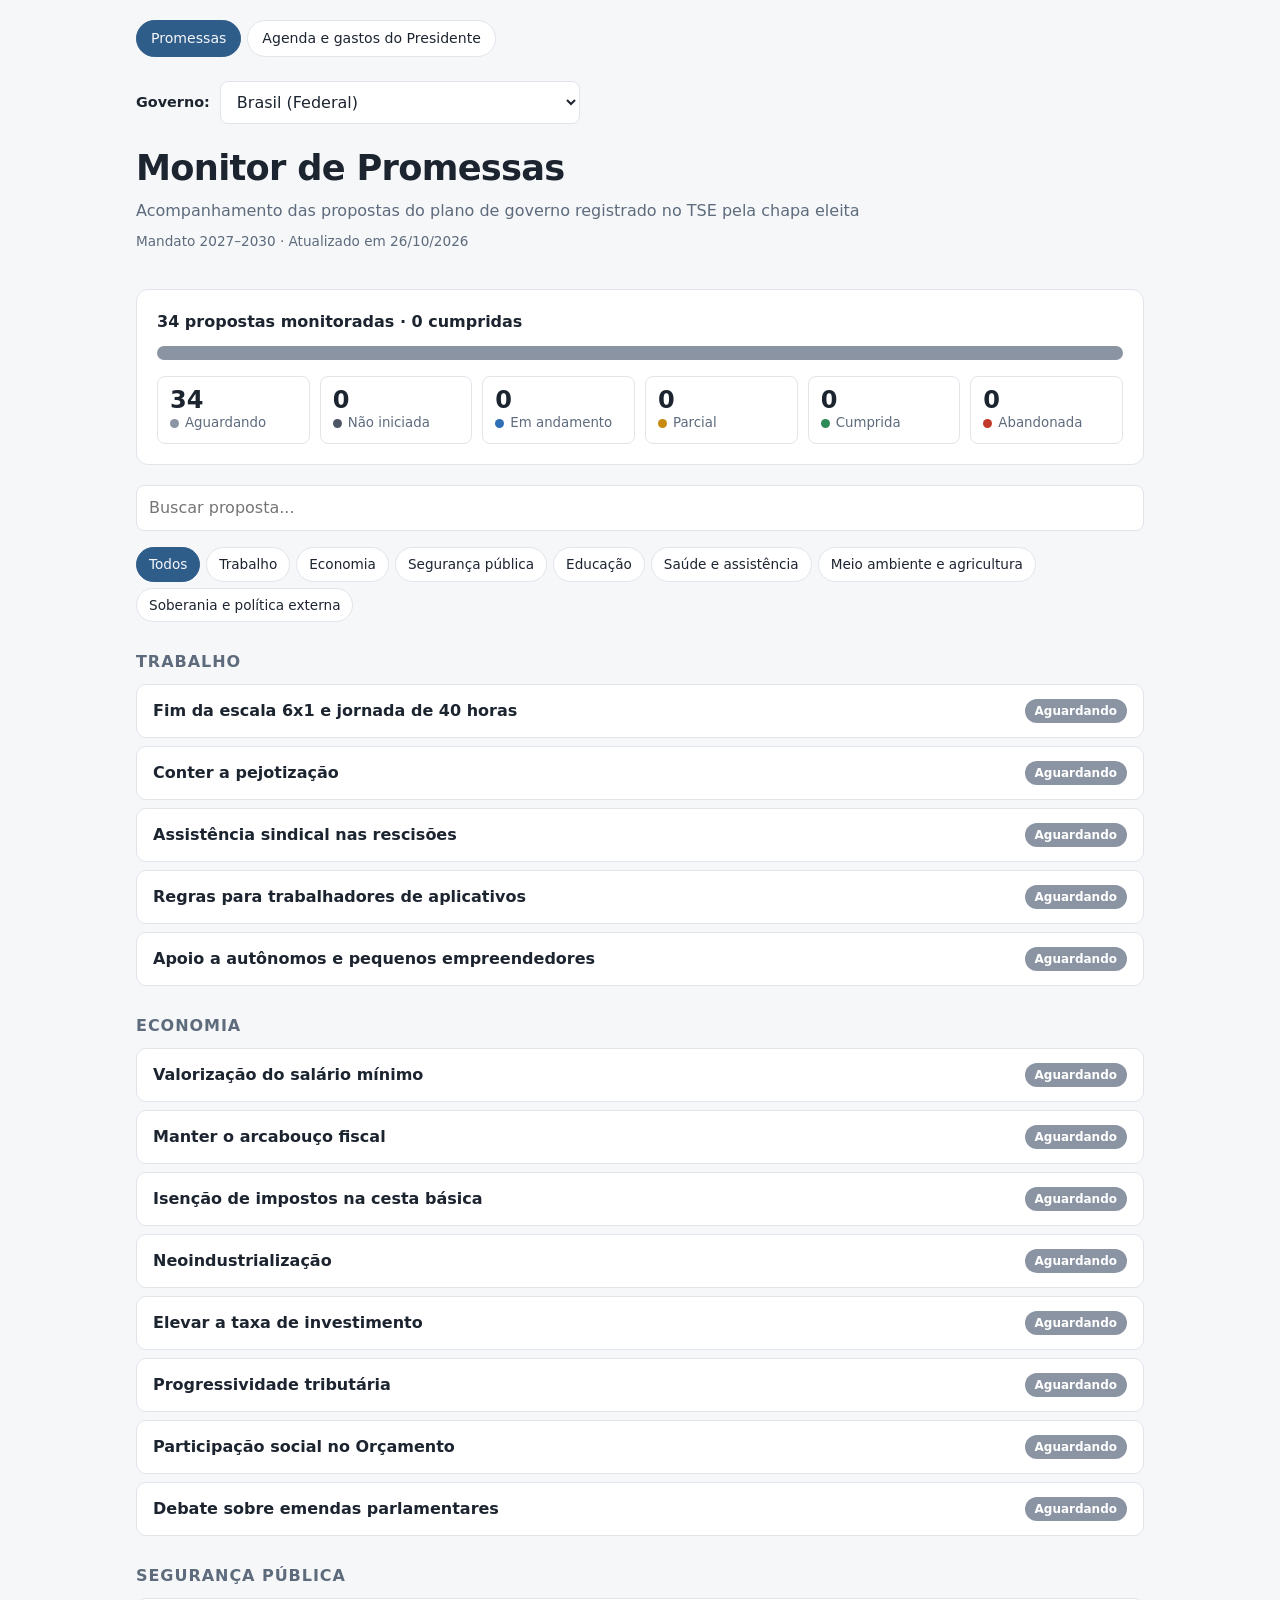
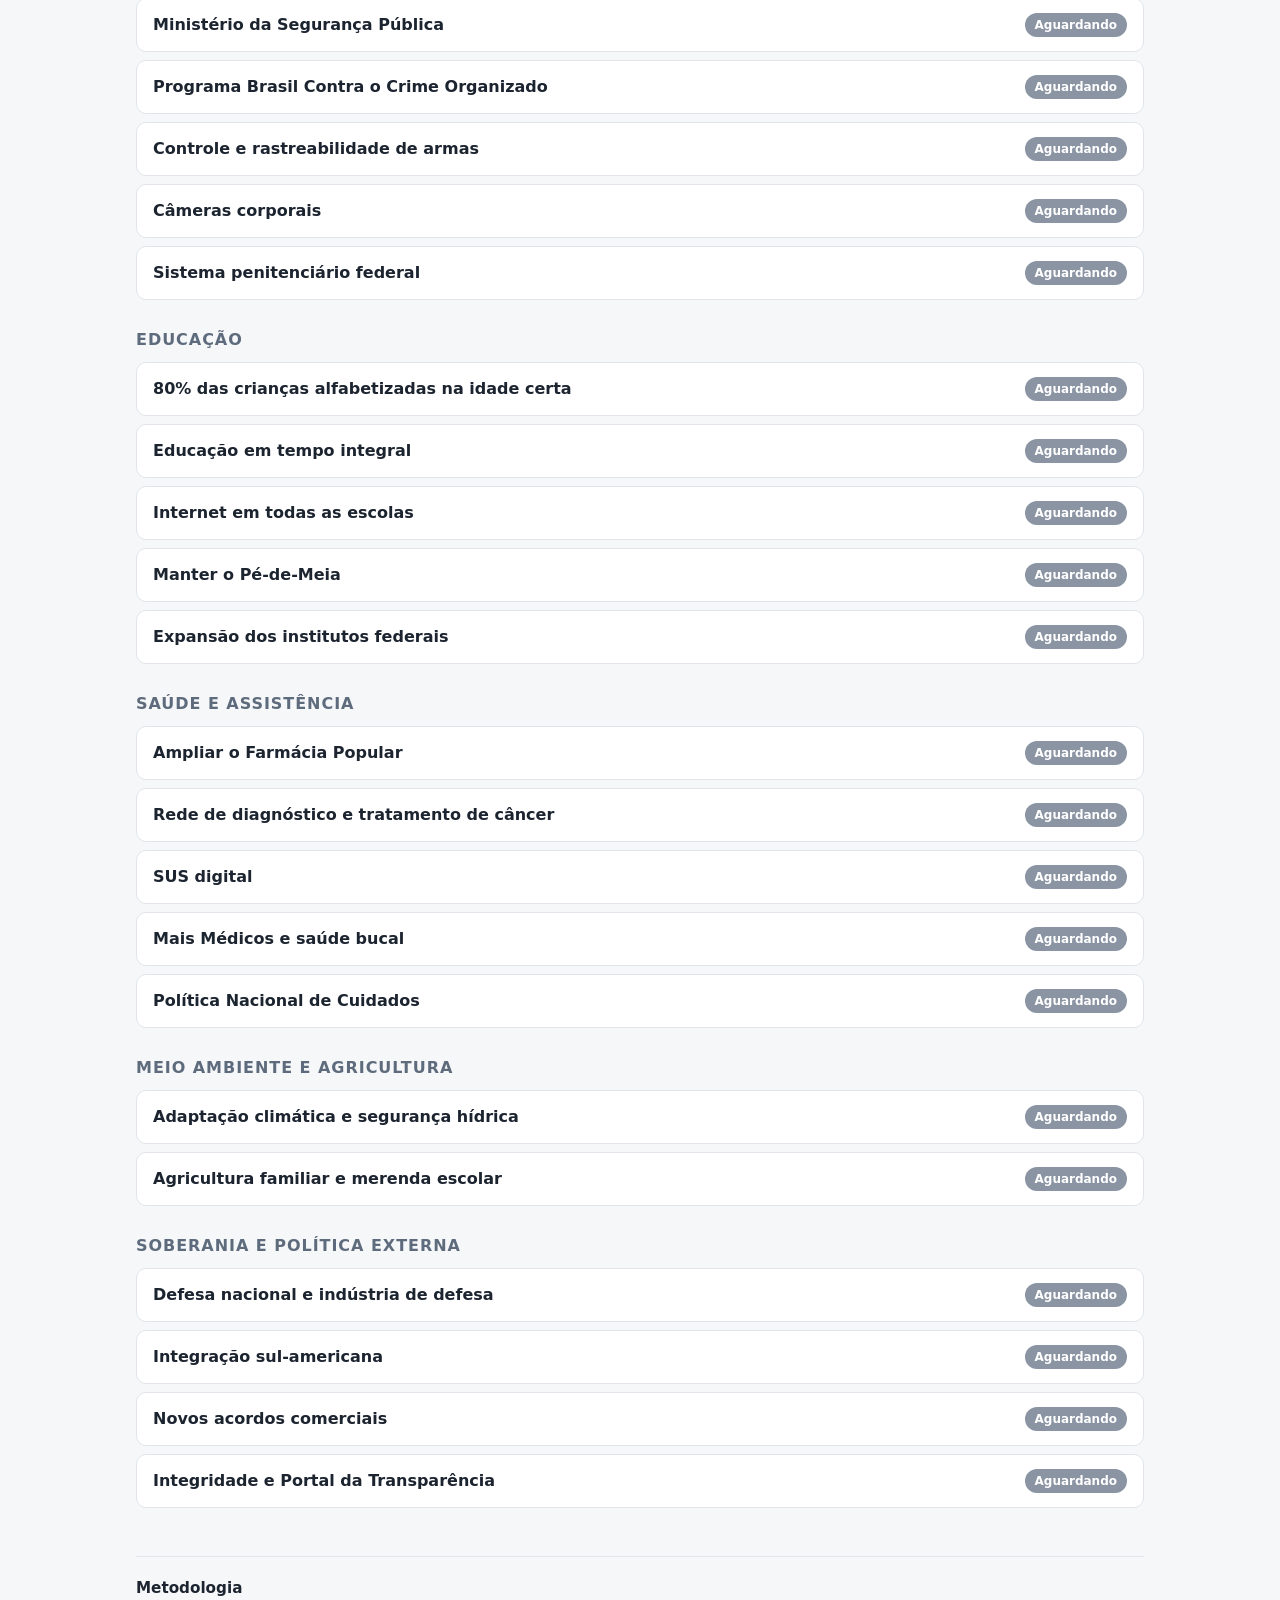
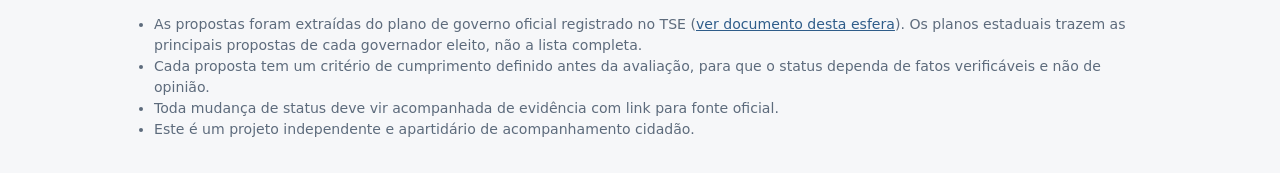
<file: index.html>
<!doctype html>
<html lang="pt-BR">
<head>
<meta charset="utf-8">
<meta name="viewport" content="width=device-width, initial-scale=1">
<title>Monitor de Promessas</title>
<meta name="description" content="Acompanhamento independente das propostas do plano de governo registrado no TSE.">
<link rel="stylesheet" href="estilo.css">
</head>
<body>
<div class="wrap">
  <nav class="nav" aria-label="Seções">
    <a href="index.html" aria-current="page">Promessas</a>
    <a href="federal.html">Agenda e gastos do Presidente</a>
  </nav>
  <header>
    <div class="esfera">
      <label for="seletor">Governo:</label>
      <select id="seletor" aria-label="Escolher governo"></select>
    </div>
    <h1 id="titulo"></h1>
    <p class="sub" id="subtitulo"></p>
    <p class="meta-line" id="metaLinha"></p>
  </header>

  <div class="gov" id="gov" hidden></div>

  <section class="resumo" aria-label="Resumo">
    <strong id="totalTxt"></strong>
    <div class="barra" id="barra"></div>
    <div class="contadores" id="contadores"></div>
  </section>

  <div class="filtros">
    <input id="busca" type="search" placeholder="Buscar proposta..." aria-label="Buscar proposta">
  </div>
  <div class="chips" id="chips"></div>

  <main id="lista"></main>

  <footer>
    <h2>Metodologia</h2>
    <ul>
      <li>As propostas foram extraídas do plano de governo oficial registrado no TSE (<a id="linkPlano" target="_blank" rel="noopener">ver documento desta esfera</a>). Os planos estaduais trazem as principais propostas de cada governador eleito, não a lista completa.</li>
      <li>Cada proposta tem um critério de cumprimento definido antes da avaliação, para que o status dependa de fatos verificáveis e não de opinião.</li>
      <li>Toda mudança de status deve vir acompanhada de evidência com link para fonte oficial.</li>
      <li>Este é um projeto independente e apartidário de acompanhamento cidadão.</li>
    </ul>
  </footer>
</div>

<script src="dados.js"></script>
<script src="estados/ac.js"></script>
<script src="estados/al.js"></script>
<script src="estados/ap.js"></script>
<script src="estados/am.js"></script>
<script src="estados/ba.js"></script>
<script src="estados/ce.js"></script>
<script src="estados/df.js"></script>
<script src="estados/es.js"></script>
<script src="estados/go.js"></script>
<script src="estados/ma.js"></script>
<script src="estados/mt.js"></script>
<script src="estados/ms.js"></script>
<script src="estados/mg.js"></script>
<script src="estados/pa.js"></script>
<script src="estados/pb.js"></script>
<script src="estados/pr.js"></script>
<script src="estados/pe.js"></script>
<script src="estados/pi.js"></script>
<script src="estados/rj.js"></script>
<script src="estados/rn.js"></script>
<script src="estados/rs.js"></script>
<script src="estados/ro.js"></script>
<script src="estados/rr.js"></script>
<script src="estados/sc.js"></script>
<script src="estados/sp.js"></script>
<script src="estados/se.js"></script>
<script src="estados/to.js"></script>
<script src="app.js"></script>
</body>
</html>
</file>
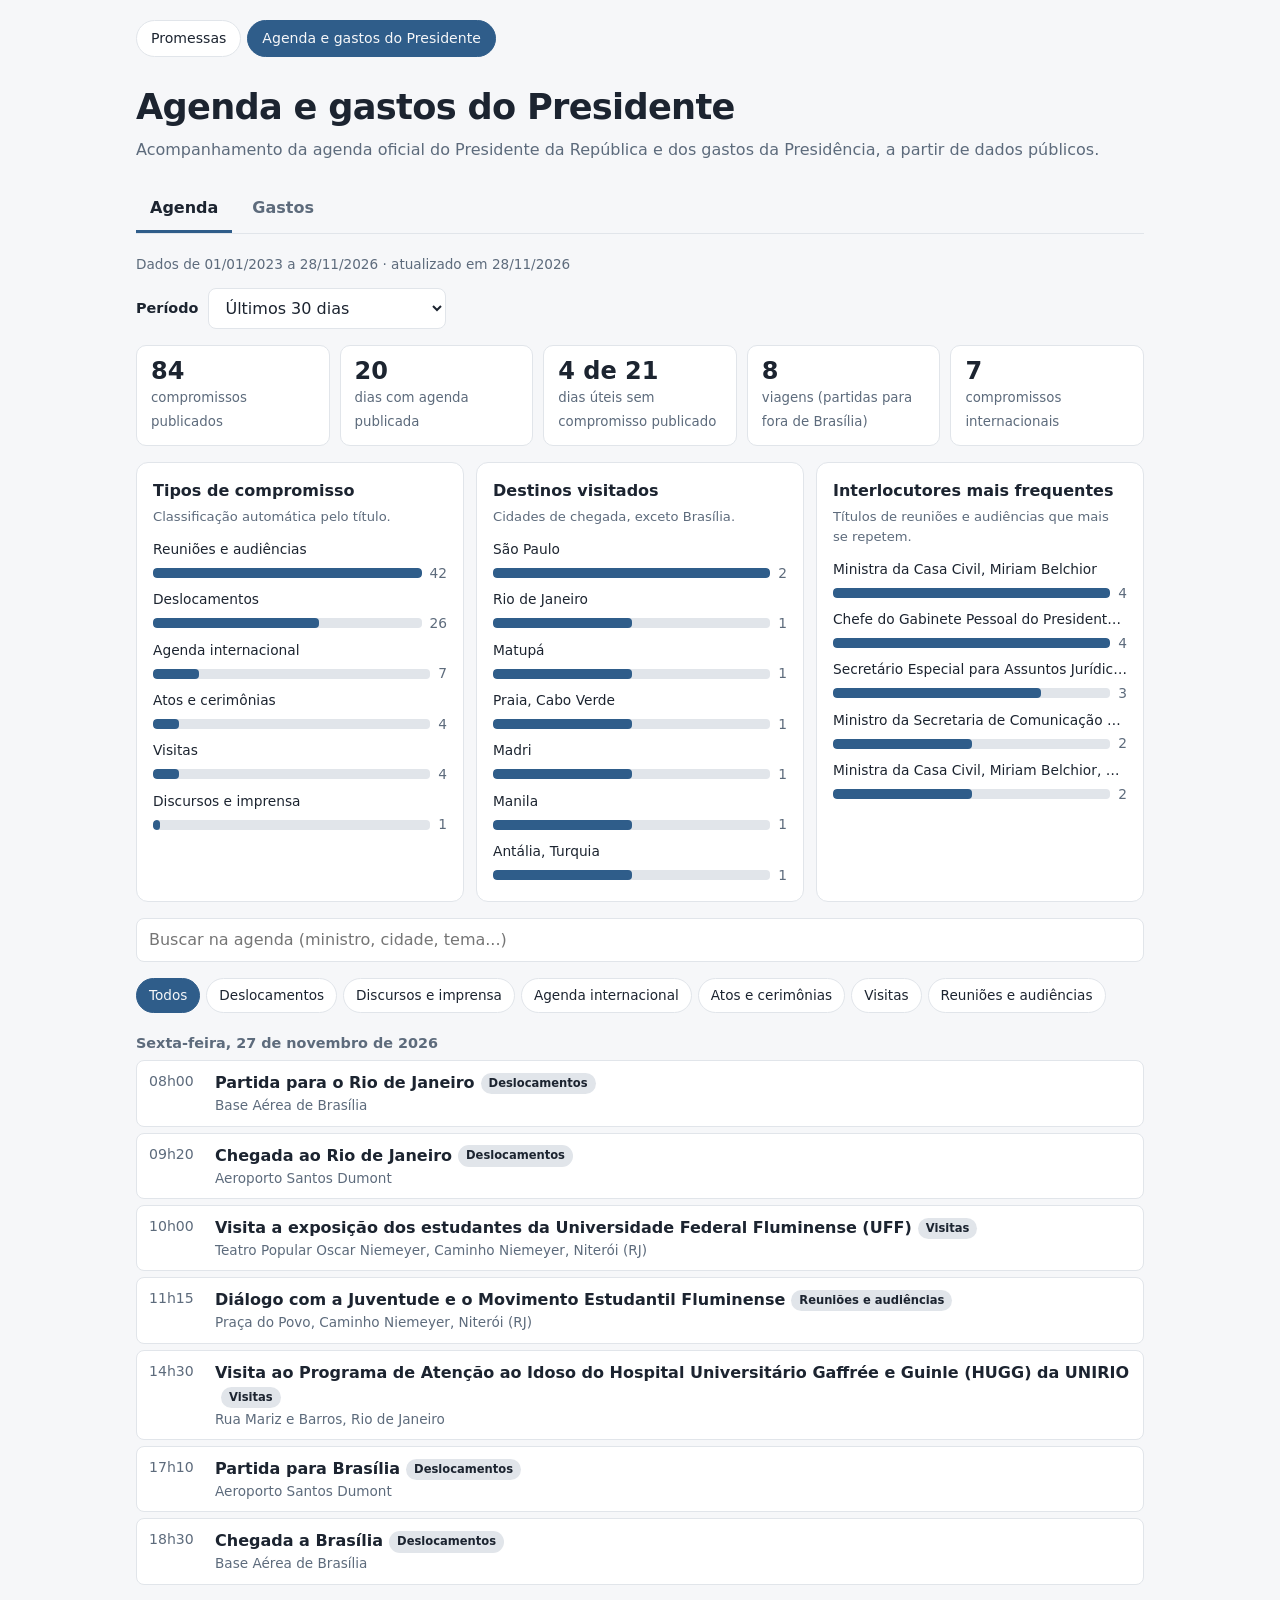
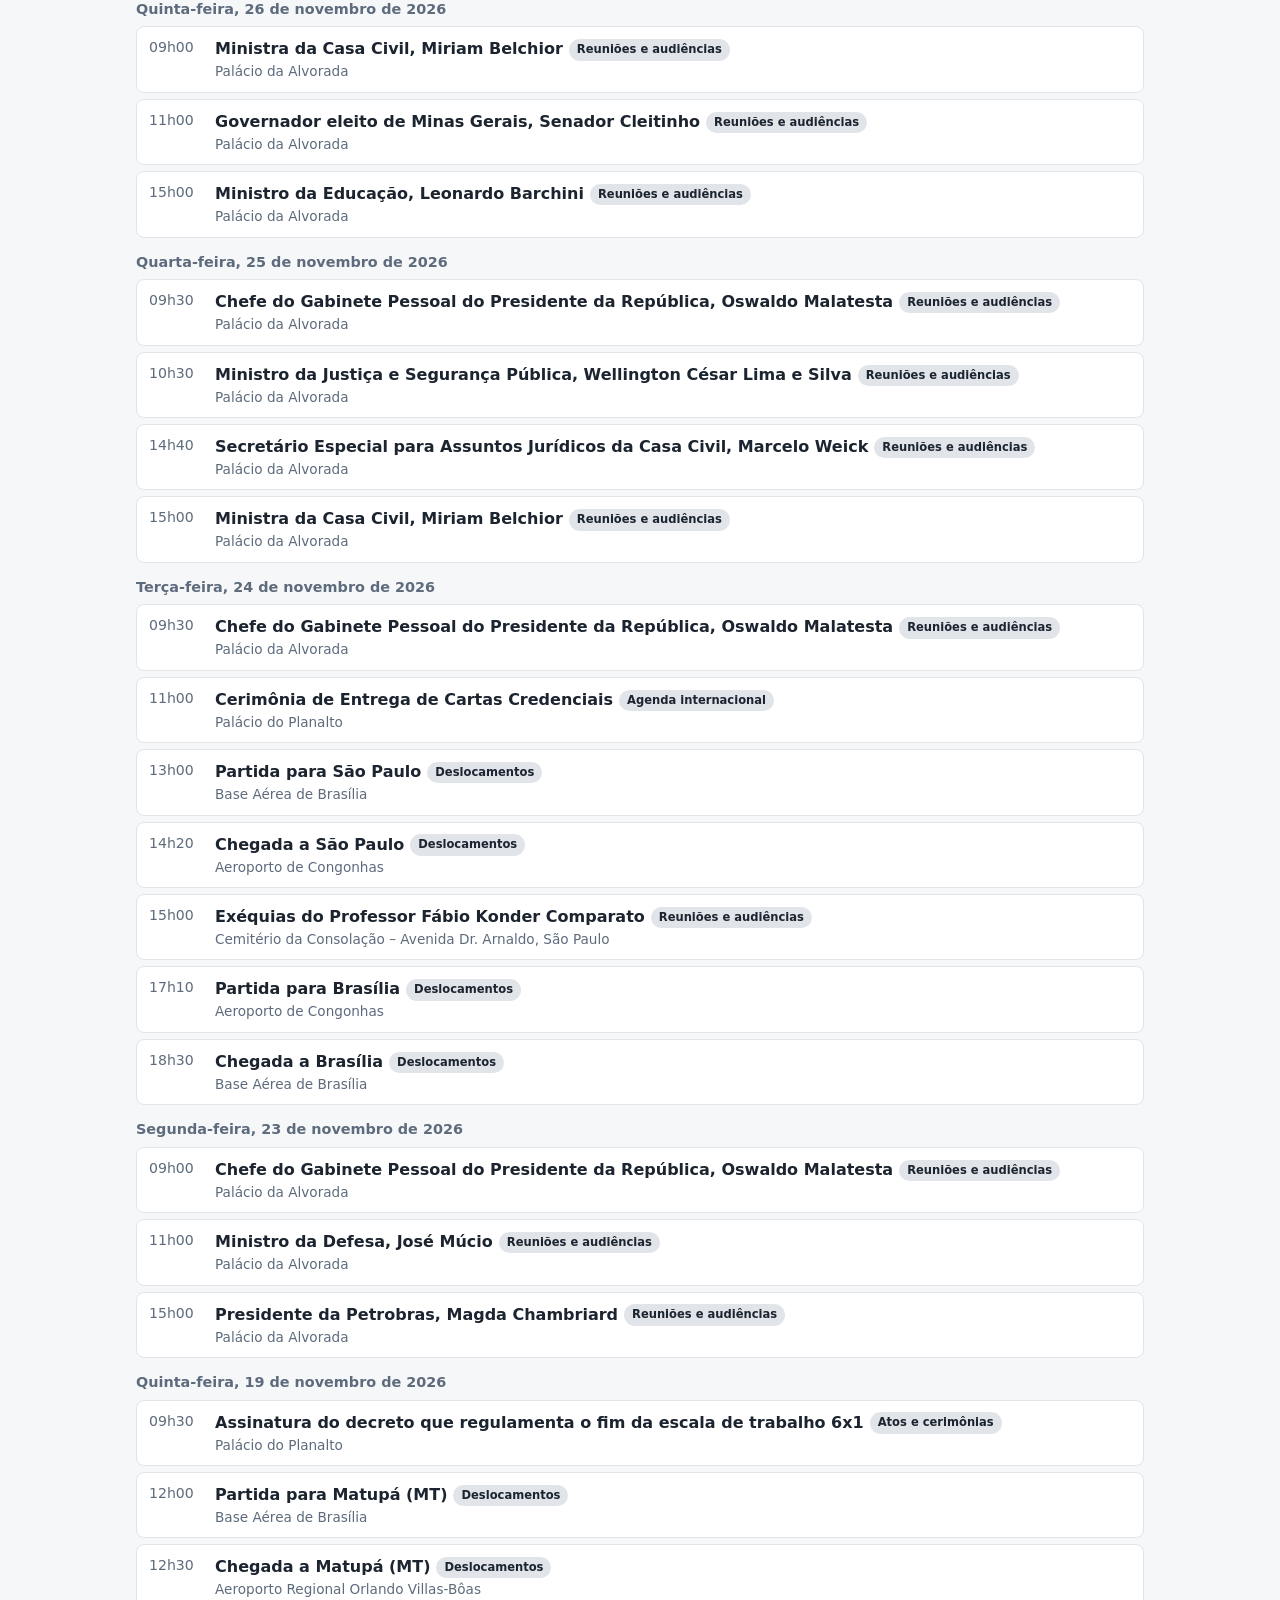
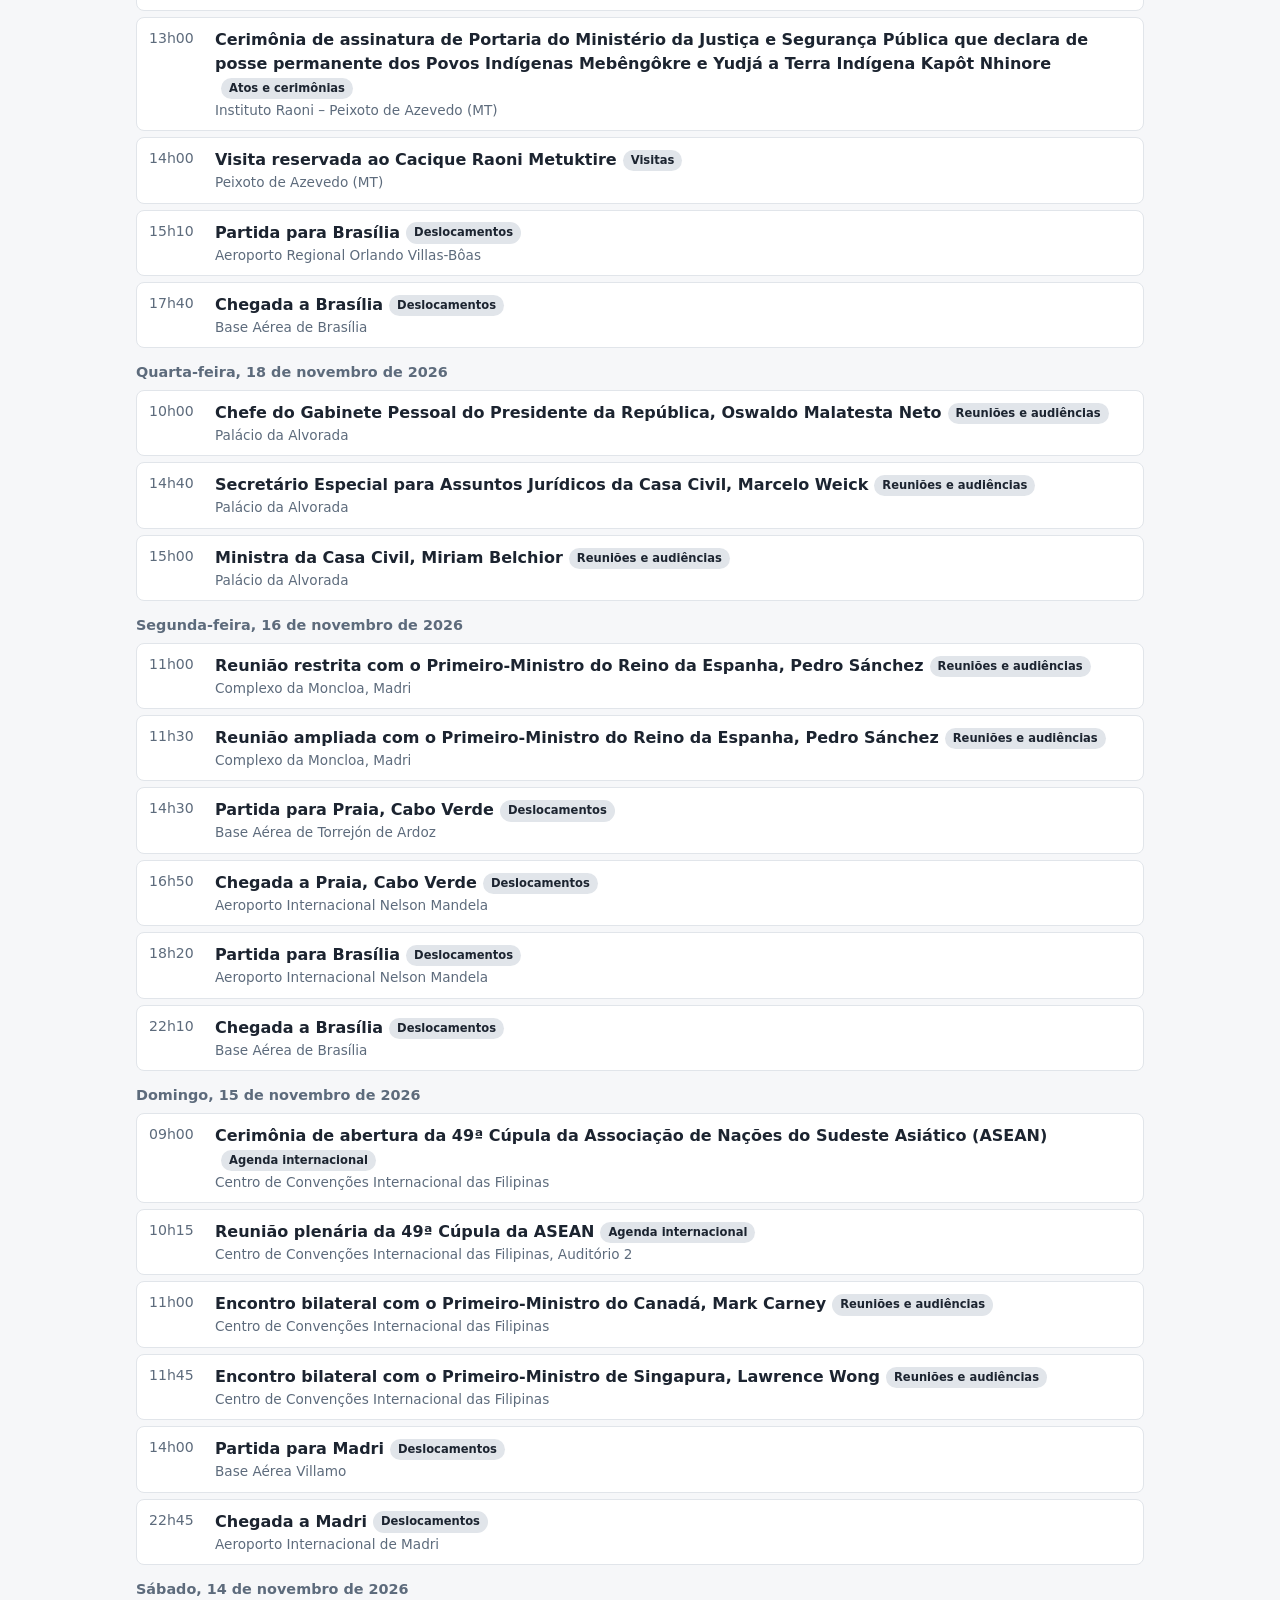
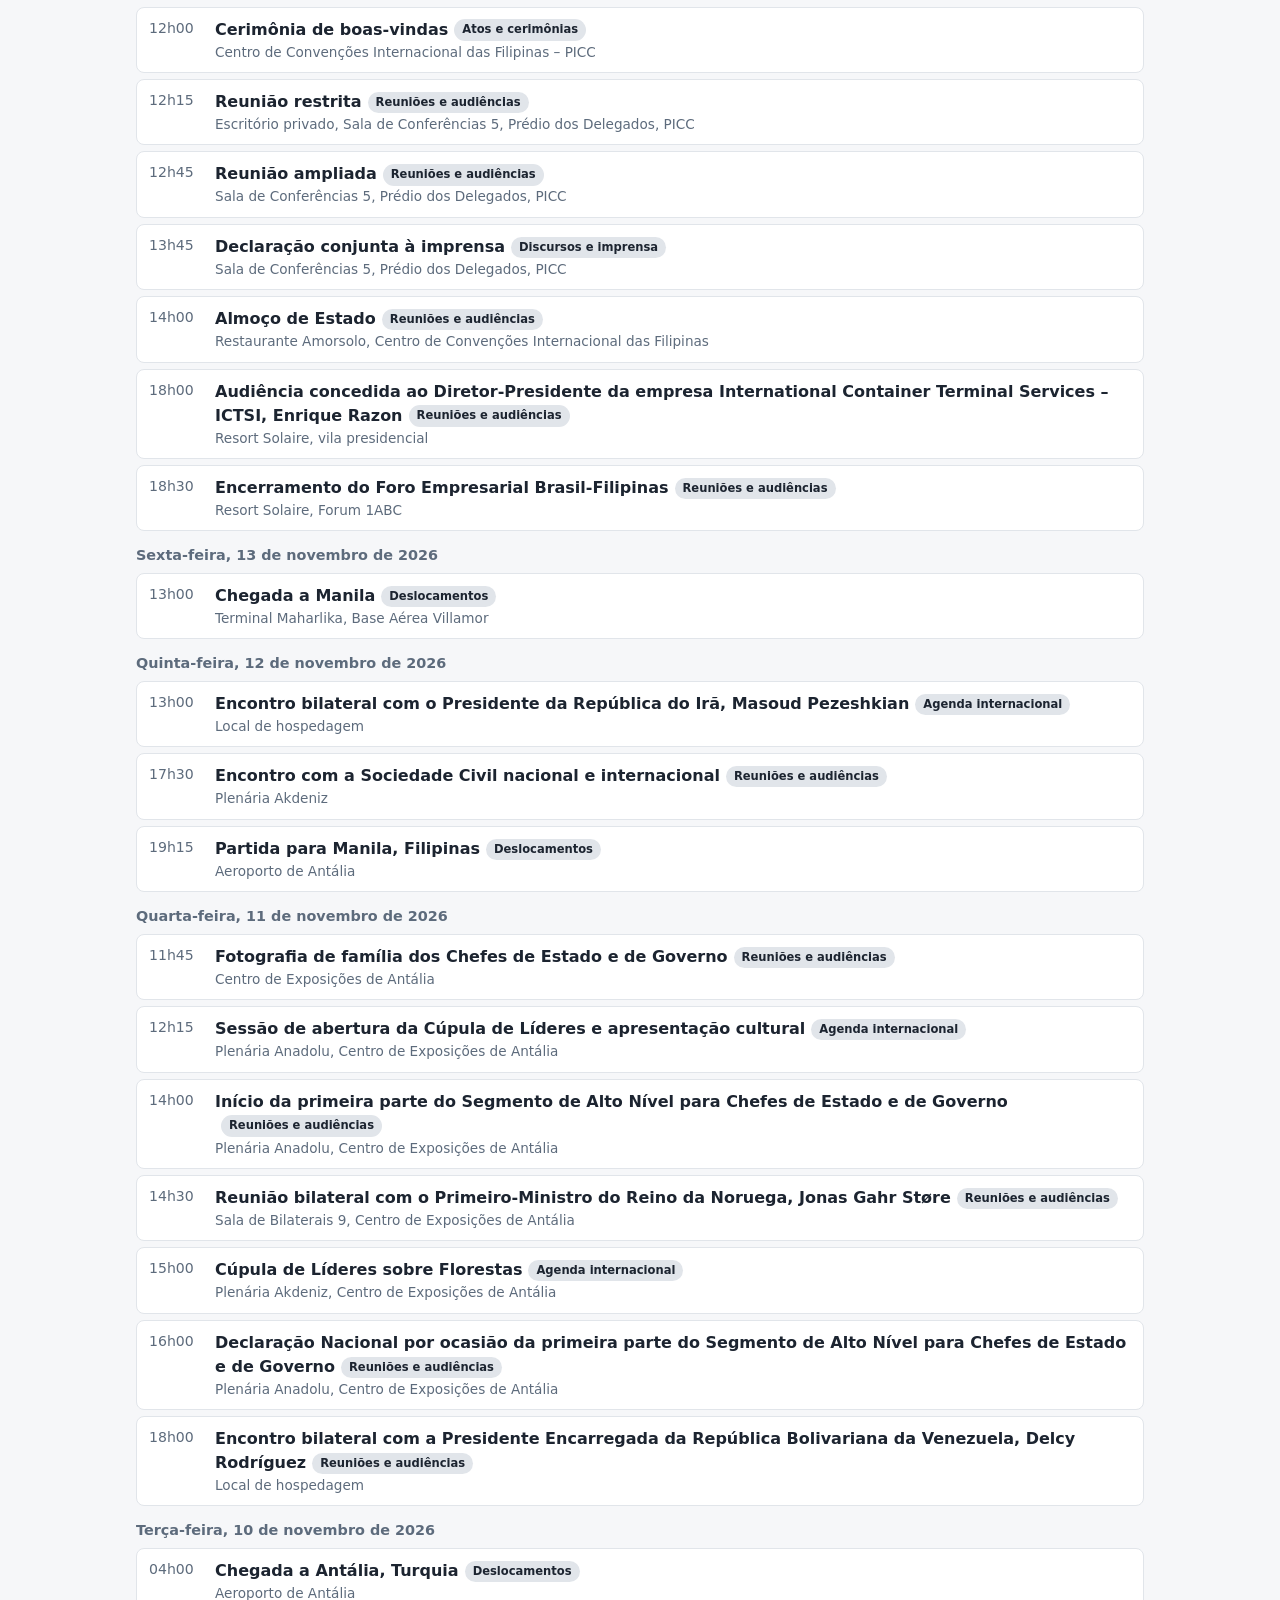
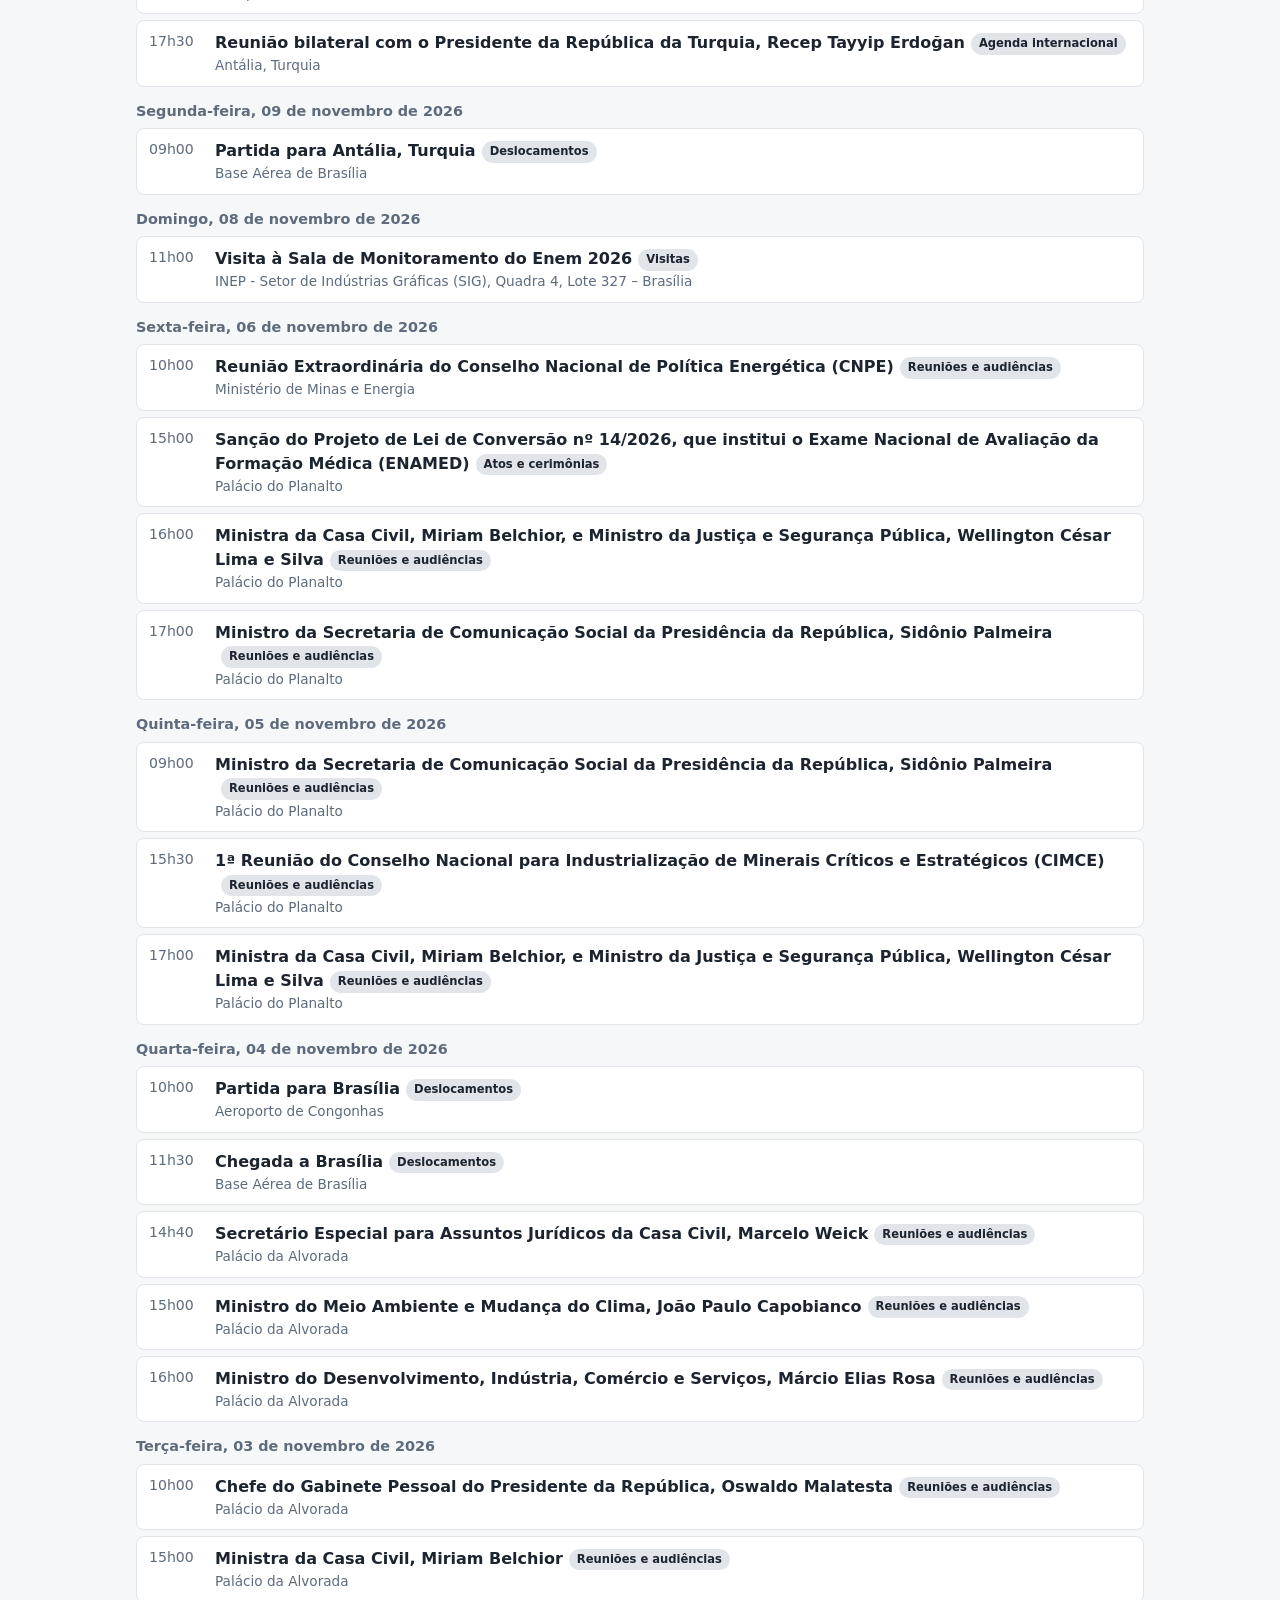
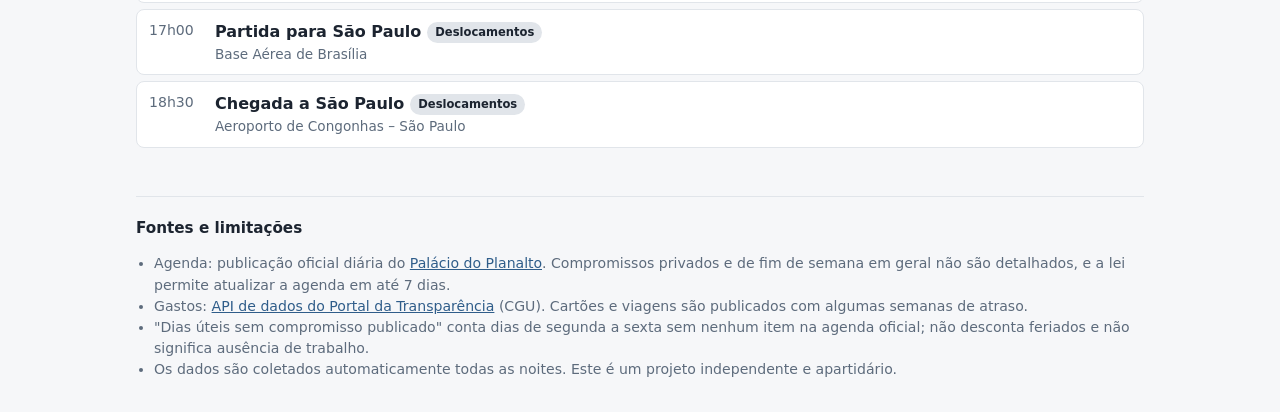
<file: federal.html>
<!doctype html>
<html lang="pt-BR">
<head>
<meta charset="utf-8">
<meta name="viewport" content="width=device-width, initial-scale=1">
<title>Agenda e Gastos do Presidente</title>
<meta name="description" content="Acompanhamento independente da agenda oficial do Presidente da República e dos gastos da Presidência, com dados públicos.">
<link rel="stylesheet" href="estilo.css">
<style>
  .abas { display: flex; gap: 6px; border-bottom: 1px solid var(--border); margin-bottom: 20px; }
  .aba { background: none; border: 0; border-bottom: 3px solid transparent; padding: 10px 14px; font: inherit; font-weight: 600; color: var(--muted); cursor: pointer; }
  .aba[aria-selected="true"] { color: var(--text); border-bottom-color: var(--accent); }
  .painel[hidden] { display: none; }
  .linha-filtros { display: flex; flex-wrap: wrap; gap: 10px; align-items: center; margin-bottom: 16px; }
  .linha-filtros label { font-weight: 600; font-size: .9rem; }
  .linha-filtros select, .linha-filtros input { padding: 9px 12px; border-radius: 8px; border: 1px solid var(--border); background: var(--surface); color: var(--text); font: inherit; }
  .linha-filtros input { flex: 1 1 220px; }
  .kpis { display: grid; grid-template-columns: repeat(auto-fit, minmax(150px, 1fr)); gap: 10px; margin-bottom: 16px; }
  .kpi { background: var(--surface); border: 1px solid var(--border); border-radius: 10px; padding: 12px 14px; }
  .kpi b { display: block; font-size: 1.5rem; line-height: 1.15; font-variant-numeric: tabular-nums; }
  .kpi small { color: var(--muted); }
  .cartoes2 { display: grid; grid-template-columns: repeat(auto-fit, minmax(300px, 1fr)); gap: 12px; margin-bottom: 16px; }
  .bloco { background: var(--surface); border: 1px solid var(--border); border-radius: 12px; padding: 16px; min-width: 0; }
  .bloco h3 { margin: 0 0 4px; font-size: 1rem; }
  .bloco .nota { color: var(--muted); font-size: .82rem; margin: 0 0 12px; }
  .barras { display: grid; gap: 6px; }
  .barra-linha { display: grid; grid-template-columns: 1fr auto; grid-template-areas: "rot rot" "tri v"; column-gap: 8px; row-gap: 3px; align-items: center; font-size: .86rem; }
  .barra-linha .rot { grid-area: rot; overflow: hidden; text-overflow: ellipsis; white-space: nowrap; }
  .barra-linha .trilho { grid-area: tri; }
  .barra-linha .v { grid-area: v; }
  .trilho { background: var(--border); border-radius: 4px; height: 10px; overflow: hidden; }
  .trilho i { display: block; height: 100%; background: var(--accent); border-radius: 4px; }
  .barra-linha .v { font-variant-numeric: tabular-nums; color: var(--muted); white-space: nowrap; }
  .dia { margin-bottom: 14px; }
  .dia h4 { margin: 0 0 6px; font-size: .9rem; color: var(--muted); }
  .comp { display: grid; grid-template-columns: 56px 1fr; gap: 10px; background: var(--surface); border: 1px solid var(--border); border-radius: 8px; padding: 10px 12px; margin-bottom: 6px; }
  .comp time { font-variant-numeric: tabular-nums; color: var(--muted); font-size: .88rem; }
  .comp .tit { font-weight: 600; }
  .comp .tit a { color: var(--text); text-decoration: none; }
  .comp .tit a:hover { text-decoration: underline; }
  .comp .loc { color: var(--muted); font-size: .85rem; }
  .tag { display: inline-block; font-size: .72rem; font-weight: 600; padding: 2px 8px; border-radius: 999px; background: var(--border); color: var(--text); margin-left: 6px; vertical-align: middle; }
  .aviso { background: var(--surface); border: 1px solid var(--border); border-left: 4px solid var(--s-parcial); border-radius: 10px; padding: 14px 16px; margin-bottom: 16px; font-size: .92rem; }
  .aviso ol { margin: 8px 0 0; padding-left: 20px; }
  .aviso li { margin-bottom: 4px; }
  table.tab { width: 100%; border-collapse: collapse; font-size: .86rem; }
  table.tab th, table.tab td { text-align: left; padding: 7px 6px; border-bottom: 1px solid var(--border); }
  table.tab td.n, table.tab th.n { text-align: right; font-variant-numeric: tabular-nums; white-space: nowrap; }
  .rolagem { overflow-x: auto; }
  .mais { background: none; border: 1px solid var(--border); color: var(--text); border-radius: 8px; padding: 8px 14px; font: inherit; cursor: pointer; }
  code { background: var(--border); padding: 1px 5px; border-radius: 4px; font-size: .85em; }
</style>
</head>
<body>
<div class="wrap">
  <nav class="nav" aria-label="Seções">
    <a href="index.html">Promessas</a>
    <a href="federal.html" aria-current="page">Agenda e gastos do Presidente</a>
  </nav>
  <header>
    <h1>Agenda e gastos do Presidente</h1>
    <p class="sub">Acompanhamento da agenda oficial do Presidente da República e dos gastos da Presidência, a partir de dados públicos.</p>
  </header>

  <div class="abas" role="tablist">
    <button class="aba" role="tab" id="aba-agenda" aria-controls="painel-agenda" aria-selected="true">Agenda</button>
    <button class="aba" role="tab" id="aba-gastos" aria-controls="painel-gastos" aria-selected="false">Gastos</button>
  </div>

  <section class="painel" id="painel-agenda" role="tabpanel" aria-labelledby="aba-agenda">
    <p class="meta-line" id="agenda-meta"></p>
    <div class="linha-filtros">
      <label for="agenda-periodo">Período</label>
      <select id="agenda-periodo"></select>
    </div>
    <div class="kpis" id="agenda-kpis"></div>
    <div class="cartoes2">
      <div class="bloco"><h3>Tipos de compromisso</h3><p class="nota">Classificação automática pelo título.</p><div class="barras" id="agenda-tipos"></div></div>
      <div class="bloco"><h3>Destinos visitados</h3><p class="nota">Cidades de chegada, exceto Brasília.</p><div class="barras" id="agenda-destinos"></div></div>
      <div class="bloco"><h3>Interlocutores mais frequentes</h3><p class="nota">Títulos de reuniões e audiências que mais se repetem.</p><div class="barras" id="agenda-interlocutores"></div></div>
    </div>
    <div class="linha-filtros">
      <input id="agenda-busca" type="search" placeholder="Buscar na agenda (ministro, cidade, tema...)" aria-label="Buscar na agenda">
    </div>
    <div class="chips" id="agenda-chips"></div>
    <div id="agenda-lista"></div>
    <div id="agenda-mais-wrap" style="text-align:center;margin:12px 0"></div>
  </section>

  <section class="painel" id="painel-gastos" role="tabpanel" aria-labelledby="aba-gastos" hidden>
    <div id="gastos-conteudo"></div>
  </section>

  <footer>
    <h2>Fontes e limitações</h2>
    <ul>
      <li>Agenda: publicação oficial diária do <a href="https://www.gov.br/planalto/pt-br/acompanhe-o-planalto/agenda-do-presidente-da-republica" target="_blank" rel="noopener">Palácio do Planalto</a>. Compromissos privados e de fim de semana em geral não são detalhados, e a lei permite atualizar a agenda em até 7 dias.</li>
      <li>Gastos: <a href="https://api.portaldatransparencia.gov.br/swagger-ui/index.html" target="_blank" rel="noopener">API de dados do Portal da Transparência</a> (CGU). Cartões e viagens são publicados com algumas semanas de atraso.</li>
      <li>"Dias úteis sem compromisso publicado" conta dias de segunda a sexta sem nenhum item na agenda oficial; não desconta feriados e não significa ausência de trabalho.</li>
      <li>Os dados são coletados automaticamente todas as noites. Este é um projeto independente e apartidário.</li>
    </ul>
  </footer>
</div>
<script src="dados/agenda.js"></script>
<script src="dados/gastos.js"></script>
<script src="federal.js"></script>
</body>
</html>
</file>
<file: estilo.css>
:root {
  --bg: #f6f7f9; --surface: #ffffff; --text: #1c2430; --muted: #5d6b7c;
  --border: #e1e5ea; --accent: #2f5d8a;
  --s-aguardando: #8a94a3; --s-nao_iniciada: #4b5563; --s-em_andamento: #2f6fb5;
  --s-parcial: #c98a12; --s-cumprida: #2e8b57; --s-abandonada: #c0392b;
}
@media (prefers-color-scheme: dark) {
  :root {
    --bg: #12161c; --surface: #1b2129; --text: #e6eaef; --muted: #9aa6b4;
    --border: #2b333d; --accent: #7fb0e0;
    --s-nao_iniciada: #9aa3af;
  }
}
* { box-sizing: border-box; }
body { margin: 0; background: var(--bg); color: var(--text);
  font: 16px/1.5 system-ui, -apple-system, "Segoe UI", Roboto, sans-serif; }
.wrap { max-width: 1040px; margin: 0 auto; padding: 0 16px; }
header { padding: 24px 0 24px; }
h1 { margin: 0 0 4px; font-size: clamp(1.6rem, 4vw, 2.2rem); letter-spacing: -0.02em; }
.sub { color: var(--muted); margin: 0; }
.meta-line { color: var(--muted); font-size: .85rem; margin-top: 8px; }
a { color: var(--accent); }

.resumo { background: var(--surface); border: 1px solid var(--border); border-radius: 12px; padding: 20px; margin-bottom: 20px; }
.barra { display: flex; height: 14px; border-radius: 7px; overflow: hidden; background: var(--border); margin: 12px 0 16px; }
.barra span { display: block; height: 100%; transition: width .3s; }
.contadores { display: grid; grid-template-columns: repeat(auto-fit, minmax(130px, 1fr)); gap: 10px; }
.contador { border: 1px solid var(--border); border-radius: 8px; padding: 10px 12px; cursor: pointer; background: transparent; color: inherit; text-align: left; font: inherit; }
.contador[aria-pressed="true"] { outline: 2px solid var(--accent); }
.contador b { display: block; font-size: 1.5rem; line-height: 1.1; }
.contador small { color: var(--muted); display: flex; align-items: center; gap: 6px; }
.dot { width: 9px; height: 9px; border-radius: 50%; display: inline-block; flex: none; }

.filtros { display: flex; flex-wrap: wrap; gap: 8px; margin-bottom: 16px; align-items: center; }
.filtros input { flex: 1 1 220px; padding: 10px 12px; border-radius: 8px; border: 1px solid var(--border); background: var(--surface); color: var(--text); font: inherit; }
.chips { display: flex; flex-wrap: wrap; gap: 6px; margin-bottom: 20px; }
.chip { border: 1px solid var(--border); background: var(--surface); color: var(--text); padding: 6px 12px; border-radius: 999px; cursor: pointer; font: inherit; font-size: .85rem; }
.chip[aria-pressed="true"] { background: var(--accent); border-color: var(--accent); color: var(--bg); }

.grupo h2 { font-size: 1rem; text-transform: uppercase; letter-spacing: .06em; color: var(--muted); margin: 28px 0 10px; }
details { background: var(--surface); border: 1px solid var(--border); border-radius: 10px; margin-bottom: 8px; }
summary { list-style: none; cursor: pointer; padding: 14px 16px; display: flex; gap: 12px; align-items: center; justify-content: space-between; }
summary::-webkit-details-marker { display: none; }
summary .t { font-weight: 600; }
.badge { font-size: .75rem; font-weight: 600; padding: 3px 10px; border-radius: 999px; color: #fff; white-space: nowrap; flex: none; }
.corpo { padding: 0 16px 16px; border-top: 1px solid var(--border); }
.corpo h3 { font-size: .8rem; text-transform: uppercase; letter-spacing: .05em; color: var(--muted); margin: 14px 0 4px; }
.corpo p { margin: 0; }
.evid { list-style: none; padding: 0; margin: 6px 0 0; }
.evid li { padding: 8px 0; border-bottom: 1px dashed var(--border); font-size: .92rem; }
.evid li:last-child { border-bottom: 0; }
.evid time { color: var(--muted); font-variant-numeric: tabular-nums; margin-right: 8px; }
.vazio { color: var(--muted); font-style: italic; }
.nada { text-align: center; color: var(--muted); padding: 40px 0; }

footer { margin: 48px 0 32px; padding-top: 20px; border-top: 1px solid var(--border); color: var(--muted); font-size: .88rem; }
footer h2 { font-size: .95rem; color: var(--text); margin: 0 0 6px; }
footer ul { padding-left: 18px; }

.esfera { display: flex; flex-wrap: wrap; gap: 10px; align-items: center; margin: 0 0 18px; }
.esfera label { font-weight: 600; font-size: .9rem; }
.esfera select { flex: 1 1 240px; max-width: 360px; padding: 10px 12px; border-radius: 8px; border: 1px solid var(--border); background: var(--surface); color: var(--text); font: inherit; }
.gov { background: var(--surface); border: 1px solid var(--border); border-left: 4px solid var(--accent); border-radius: 10px; padding: 12px 16px; margin-bottom: 16px; font-size: .92rem; }
.gov b { font-size: 1rem; }
.gov .obs { color: var(--muted); margin: 6px 0 0; font-size: .85rem; }
.nav { display: flex; flex-wrap: wrap; gap: 6px; padding-top: 20px; }
.nav a { text-decoration: none; padding: 7px 14px; border-radius: 999px; border: 1px solid var(--border); background: var(--surface); color: var(--text); font-size: .88rem; }
.nav a[aria-current="page"] { background: var(--accent); border-color: var(--accent); color: var(--bg); }
</file>
